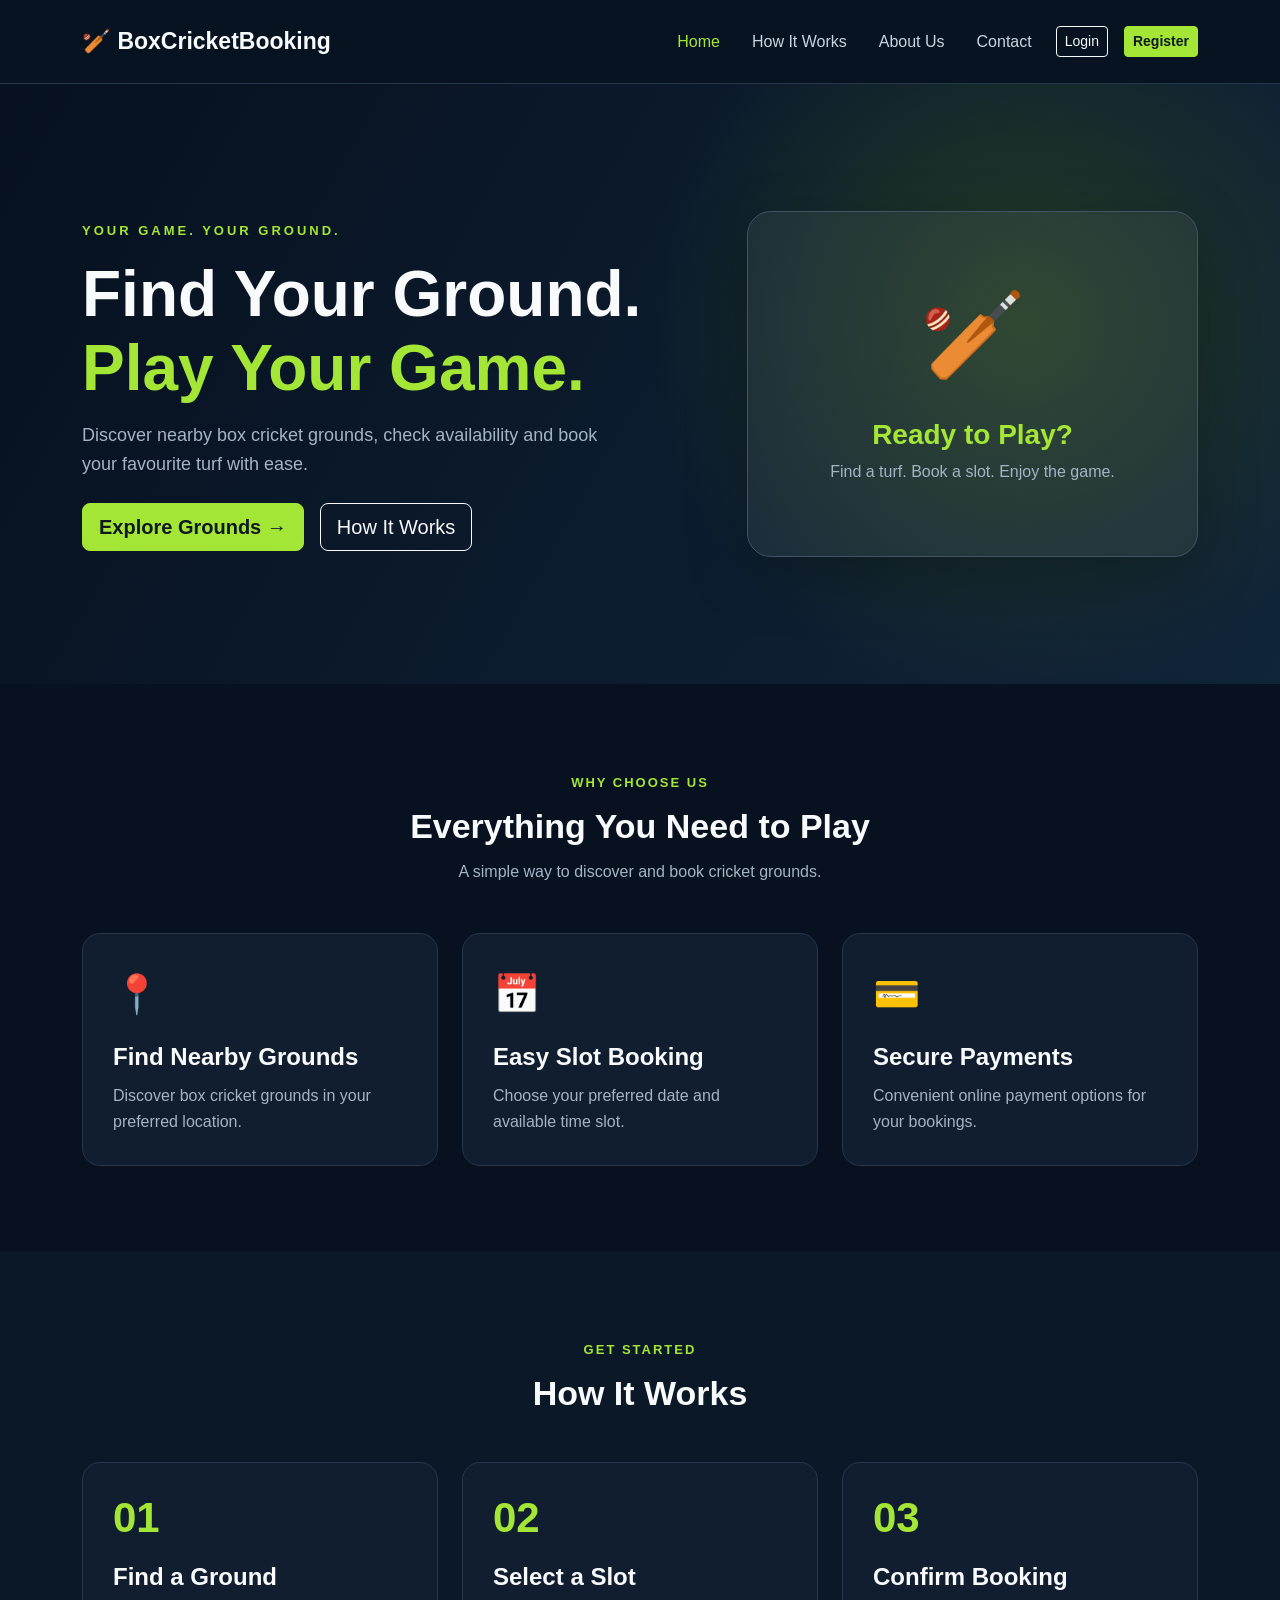
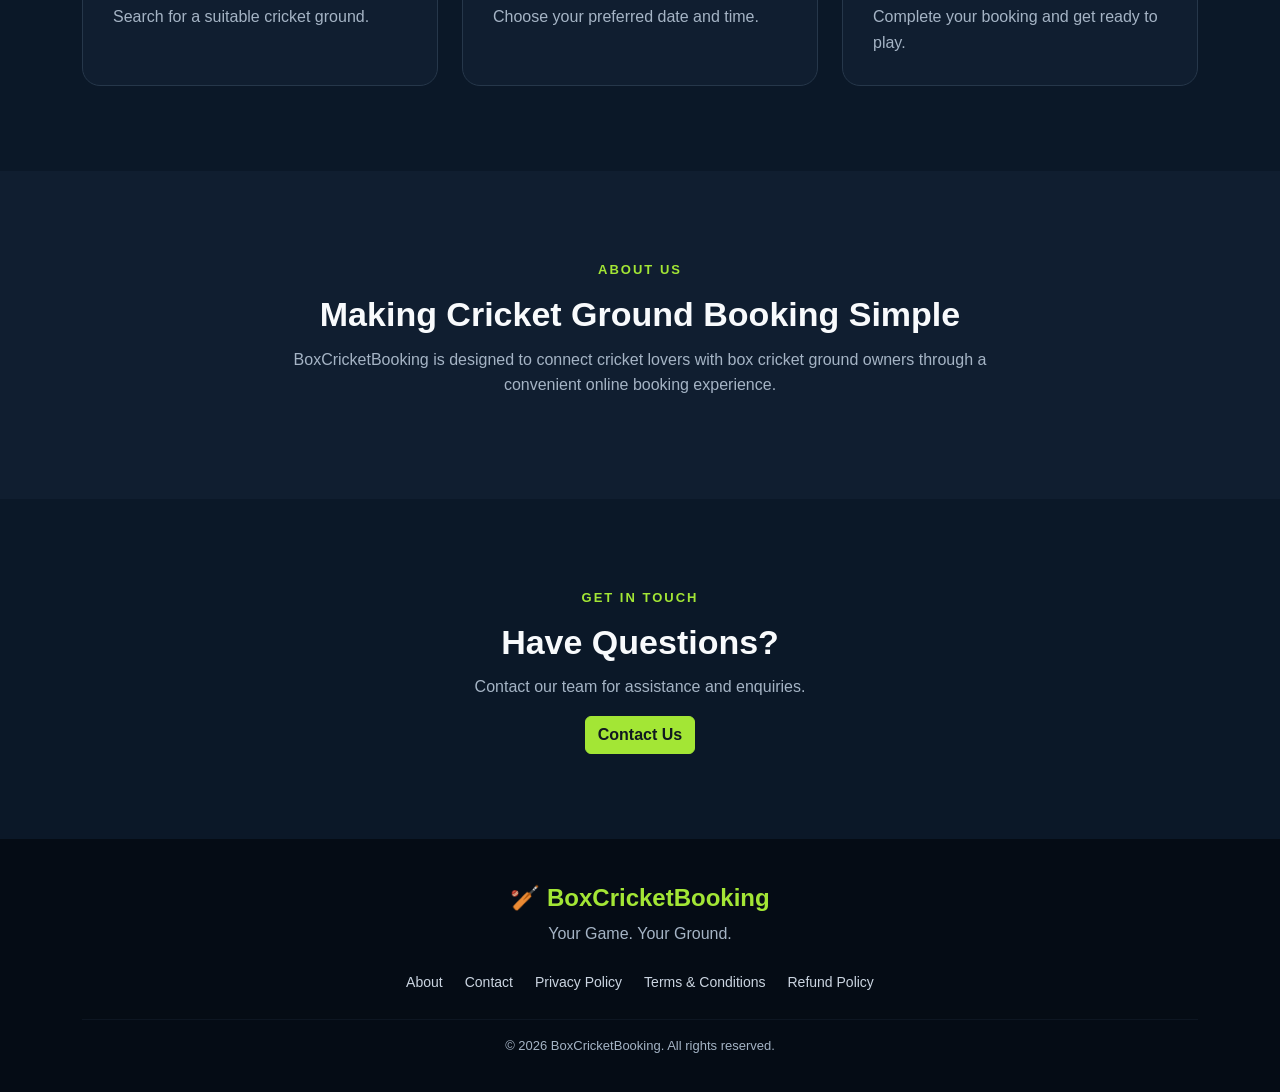
<file: index.html>
<!DOCTYPE html>
<html lang="en">
<head>
    <meta charset="UTF-8">
    <meta name="viewport" content="width=device-width, initial-scale=1.0">

    <!-- SEO Title -->
    <title>BoxCricketBooking | Book Box Cricket Grounds Online</title>

    <!-- SEO Meta Description -->
    <meta name="description"
        content="Discover box cricket grounds and explore booking options with BoxCricketBooking. Find grounds, check availability and plan your next cricket match.">

    <!-- SEO Keywords -->
    <meta name="keywords"
        content="Box Cricket Booking, Box Cricket Grounds, Cricket Ground Booking, Book Cricket Turf, Online Cricket Booking, Cricket Turf Near Me">

    <meta name="author" content="BoxCricketBooking">
    <meta name="robots" content="index, follow">

    <!-- Canonical URL -->
    <link rel="canonical"
        href="https://boxcricketbooking.androidappshub.com/">

    <!-- Open Graph / Facebook / WhatsApp -->
    <meta property="og:title"
        content="BoxCricketBooking | Book Box Cricket Grounds Online">

    <meta property="og:description"
        content="Discover box cricket grounds and explore booking options with BoxCricketBooking.">

    <meta property="og:url"
        content="https://boxcricketbooking.androidappshub.com/">

    <meta property="og:type" content="website">
    <meta property="og:site_name" content="BoxCricketBooking">
    <meta property="og:locale" content="en_IN">

    <!-- Twitter Card -->
    <meta name="twitter:card" content="summary">
    <meta name="twitter:title"
        content="BoxCricketBooking | Cricket Ground Booking">

    <meta name="twitter:description"
        content="Discover box cricket grounds and explore booking options online.">

    <!-- Theme Color -->
    <meta name="theme-color" content="#081321">

    <!-- Favicon -->
    <link rel="icon" href="favicon.ico" type="image/x-icon">

    <!-- Bootstrap CSS -->
    <link href="https://cdn.jsdelivr.net/npm/bootstrap@5.3.3/dist/css/bootstrap.min.css"
          rel="stylesheet">

    <!-- Custom CSS -->
    <link rel="stylesheet" href="css/style.css">

    <meta name="google-site-verification" content="K8a7MDwvZoEKo_xotC1yb9e1P0iovwoQfO5gbGRFB6I" />
</head>

<body>

    <!-- Navbar -->
    <nav class="navbar navbar-expand-lg navbar-dark">
        <div class="container">

            <a class="navbar-brand fw-bold" href="index.html">
                <span class="brand-icon">🏏</span>
                BoxCricketBooking
            </a>

            <button class="navbar-toggler" type="button"
                    data-bs-toggle="collapse"
                    data-bs-target="#mainNavbar">
                <span class="navbar-toggler-icon"></span>
            </button>

            <div class="collapse navbar-collapse" id="mainNavbar">

                <ul class="navbar-nav ms-auto align-items-lg-center gap-lg-3">
                    <li class="nav-item">
                        <a class="nav-link active" href="#home">Home</a>
                    </li>

                    <li class="nav-item">
                        <a class="nav-link" href="#how-it-works">How It Works</a>
                    </li>

                    <li class="nav-item">
                        <a class="nav-link" href="#about">About Us</a>
                    </li>

                    <li class="nav-item">
                        <a class="nav-link" href="#contact">Contact</a>
                    </li>

                    <li class="nav-item">
                        <a href="#" class="btn btn-outline-light btn-sm">
                            Login
                        </a>
                    </li>

                    <li class="nav-item">
                        <a href="#" class="btn btn-success btn-sm">
                            Register
                        </a>
                    </li>
                </ul>

            </div>
        </div>
    </nav>

    <!-- Hero Section -->
    <section class="hero-section" id="home">
        <div class="container">
            <div class="row align-items-center min-vh-75">

                <div class="col-lg-7">

                    <span class="hero-label">
                        YOUR GAME. YOUR GROUND.
                    </span>

                    <h1 class="hero-title mt-3">
                        Find Your Ground.
                        <span>Play Your Game.</span>
                    </h1>

                    <p class="hero-description mt-3">
                        Discover nearby box cricket grounds, check availability
                        and book your favourite turf with ease.
                    </p>

                    <div class="d-flex flex-wrap gap-3 mt-4">
                        <a href="#grounds" class="btn btn-success btn-lg">
                            Explore Grounds →
                        </a>

                        <a href="#how-it-works"
                           class="btn btn-outline-light btn-lg">
                            How It Works
                        </a>
                    </div>

                </div>

                <div class="col-lg-5 mt-5 mt-lg-0">
                    <div class="hero-card text-center">
                        <div class="cricket-icon">🏏</div>
                        <h3>Ready to Play?</h3>
                        <p>Find a turf. Book a slot. Enjoy the game.</p>
                    </div>
                </div>

            </div>
        </div>
    </section>

    <!-- Features Section -->
    <section class="features-section" id="grounds">
        <div class="container">

            <div class="section-heading text-center">
                <span>WHY CHOOSE US</span>
                <h2>Everything You Need to Play</h2>
                <p>A simple way to discover and book cricket grounds.</p>
            </div>

            <div class="row g-4 mt-4">

                <div class="col-md-4">
                    <div class="feature-card">
                        <div class="feature-icon">📍</div>
                        <h4>Find Nearby Grounds</h4>
                        <p>Discover box cricket grounds in your preferred location.</p>
                    </div>
                </div>

                <div class="col-md-4">
                    <div class="feature-card">
                        <div class="feature-icon">📅</div>
                        <h4>Easy Slot Booking</h4>
                        <p>Choose your preferred date and available time slot.</p>
                    </div>
                </div>

                <div class="col-md-4">
                    <div class="feature-card">
                        <div class="feature-icon">💳</div>
                        <h4>Secure Payments</h4>
                        <p>Convenient online payment options for your bookings.</p>
                    </div>
                </div>

            </div>
        </div>
    </section>

    <!-- How It Works -->
    <section class="how-section" id="how-it-works">
        <div class="container">

            <div class="section-heading text-center">
                <span>GET STARTED</span>
                <h2>How It Works</h2>
            </div>

            <div class="row g-4 mt-4">

                <div class="col-md-4">
                    <div class="step-card">
                        <h3>01</h3>
                        <h4>Find a Ground</h4>
                        <p>Search for a suitable cricket ground.</p>
                    </div>
                </div>

                <div class="col-md-4">
                    <div class="step-card">
                        <h3>02</h3>
                        <h4>Select a Slot</h4>
                        <p>Choose your preferred date and time.</p>
                    </div>
                </div>

                <div class="col-md-4">
                    <div class="step-card">
                        <h3>03</h3>
                        <h4>Confirm Booking</h4>
                        <p>Complete your booking and get ready to play.</p>
                    </div>
                </div>

            </div>
        </div>
    </section>

    <!-- About Section -->
    <section class="about-section" id="about">
        <div class="container text-center">
            <span>ABOUT US</span>
            <h2>Making Cricket Ground Booking Simple</h2>
            <p>
                BoxCricketBooking is designed to connect cricket lovers
                with box cricket ground owners through a convenient
                online booking experience.
            </p>
        </div>
    </section>

    <!-- Contact Section -->
    <section class="contact-section" id="contact">
        <div class="container text-center">
            <span>GET IN TOUCH</span>
            <h2>Have Questions?</h2>
            <p>Contact our team for assistance and enquiries.</p>
            <a href="mailto:androidappshub2026@gmail.com"
               class="btn btn-success">
                Contact Us
            </a>
        </div>
    </section>

    <!-- Footer -->
    <footer class="footer">
        <div class="container text-center">

            <h4>🏏 BoxCricketBooking</h4>

            <p>Your Game. Your Ground.</p>

            <div class="footer-links">
                <a href="#about">About</a>
                <a href="#contact">Contact</a>
                <a href="privacy-policy.html">Privacy Policy</a>
                <a href="terms.html">Terms & Conditions</a>
                <a href="refund-policy.html">Refund Policy</a>
            </div>

            <hr>

            <p class="copyright">
                © <span id="currentYear"></span> BoxCricketBooking.
                All rights reserved.
            </p>

        </div>
    </footer>

    <!-- Bootstrap JS -->
    <script src="https://cdn.jsdelivr.net/npm/bootstrap@5.3.3/dist/js/bootstrap.bundle.min.js">
    </script>

    <!-- Custom JS -->
    <script src="js/script.js"></script>

</body>
</html>
</file>
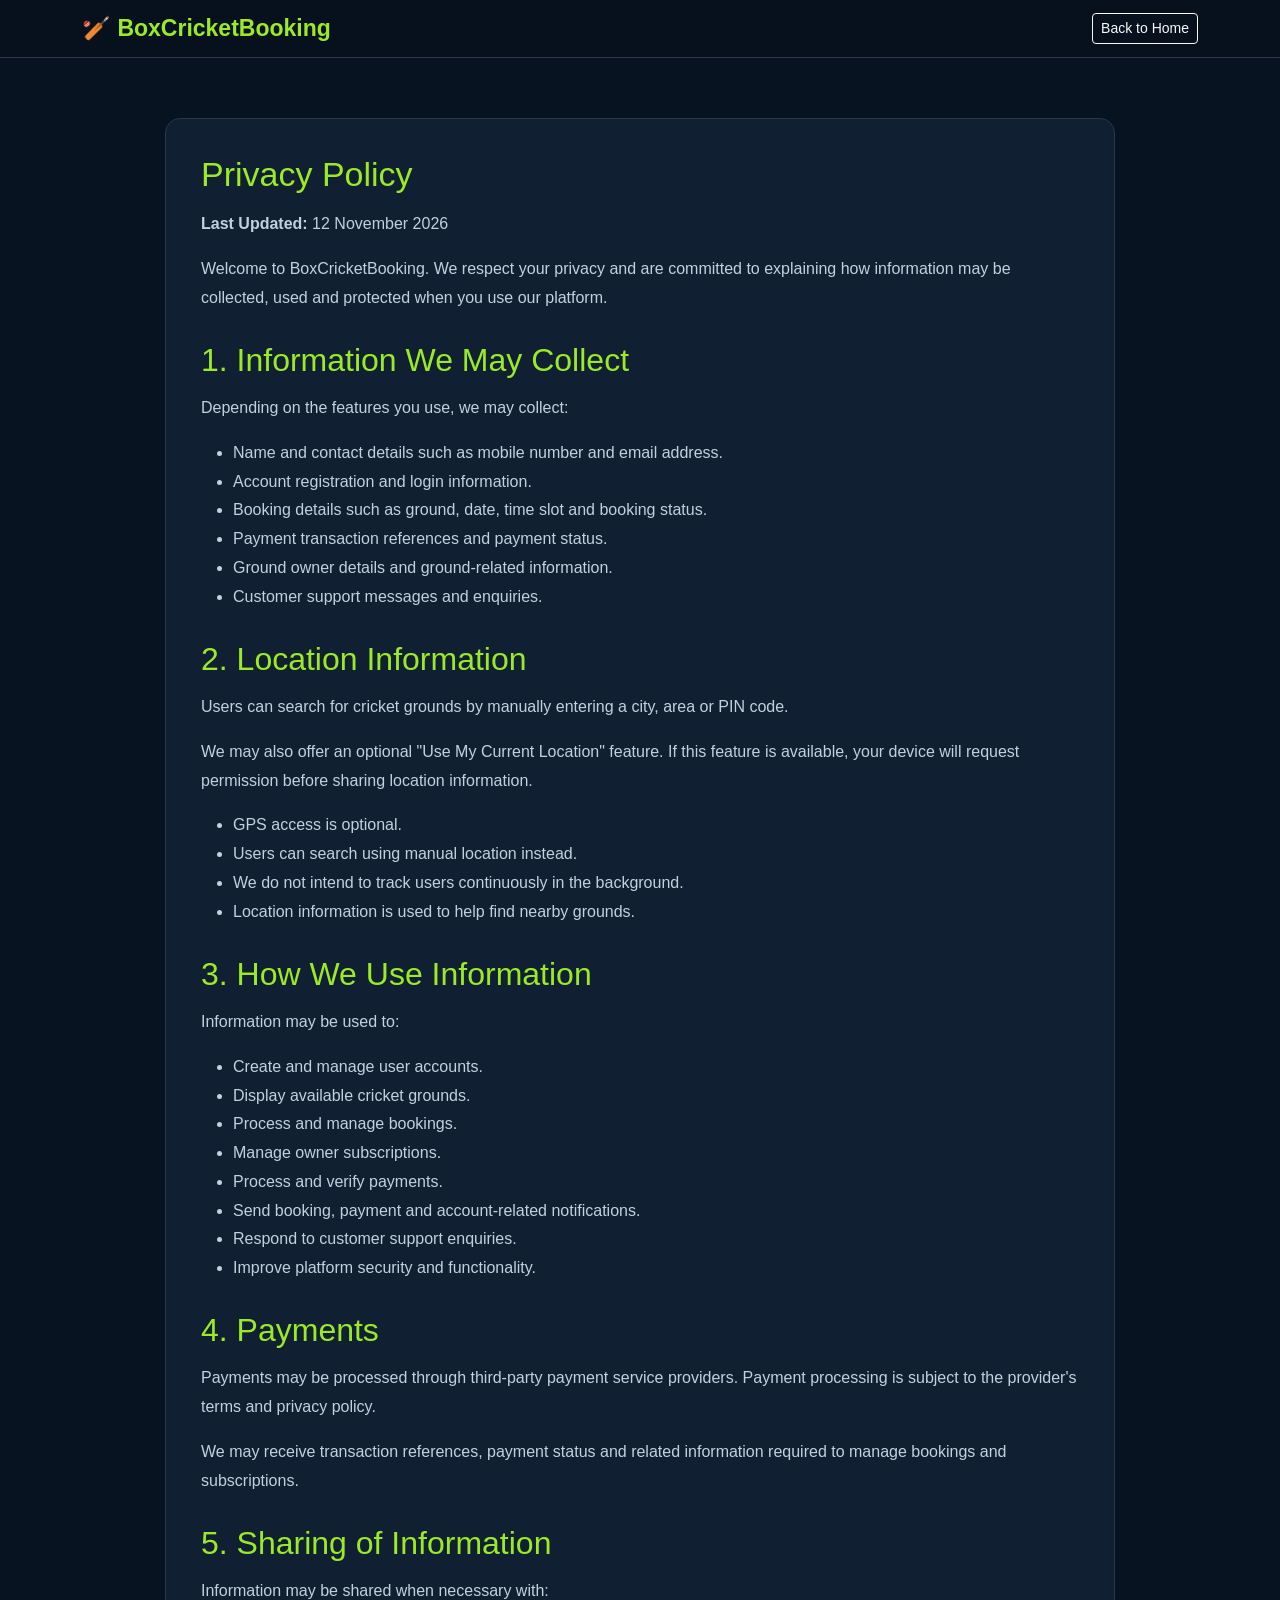
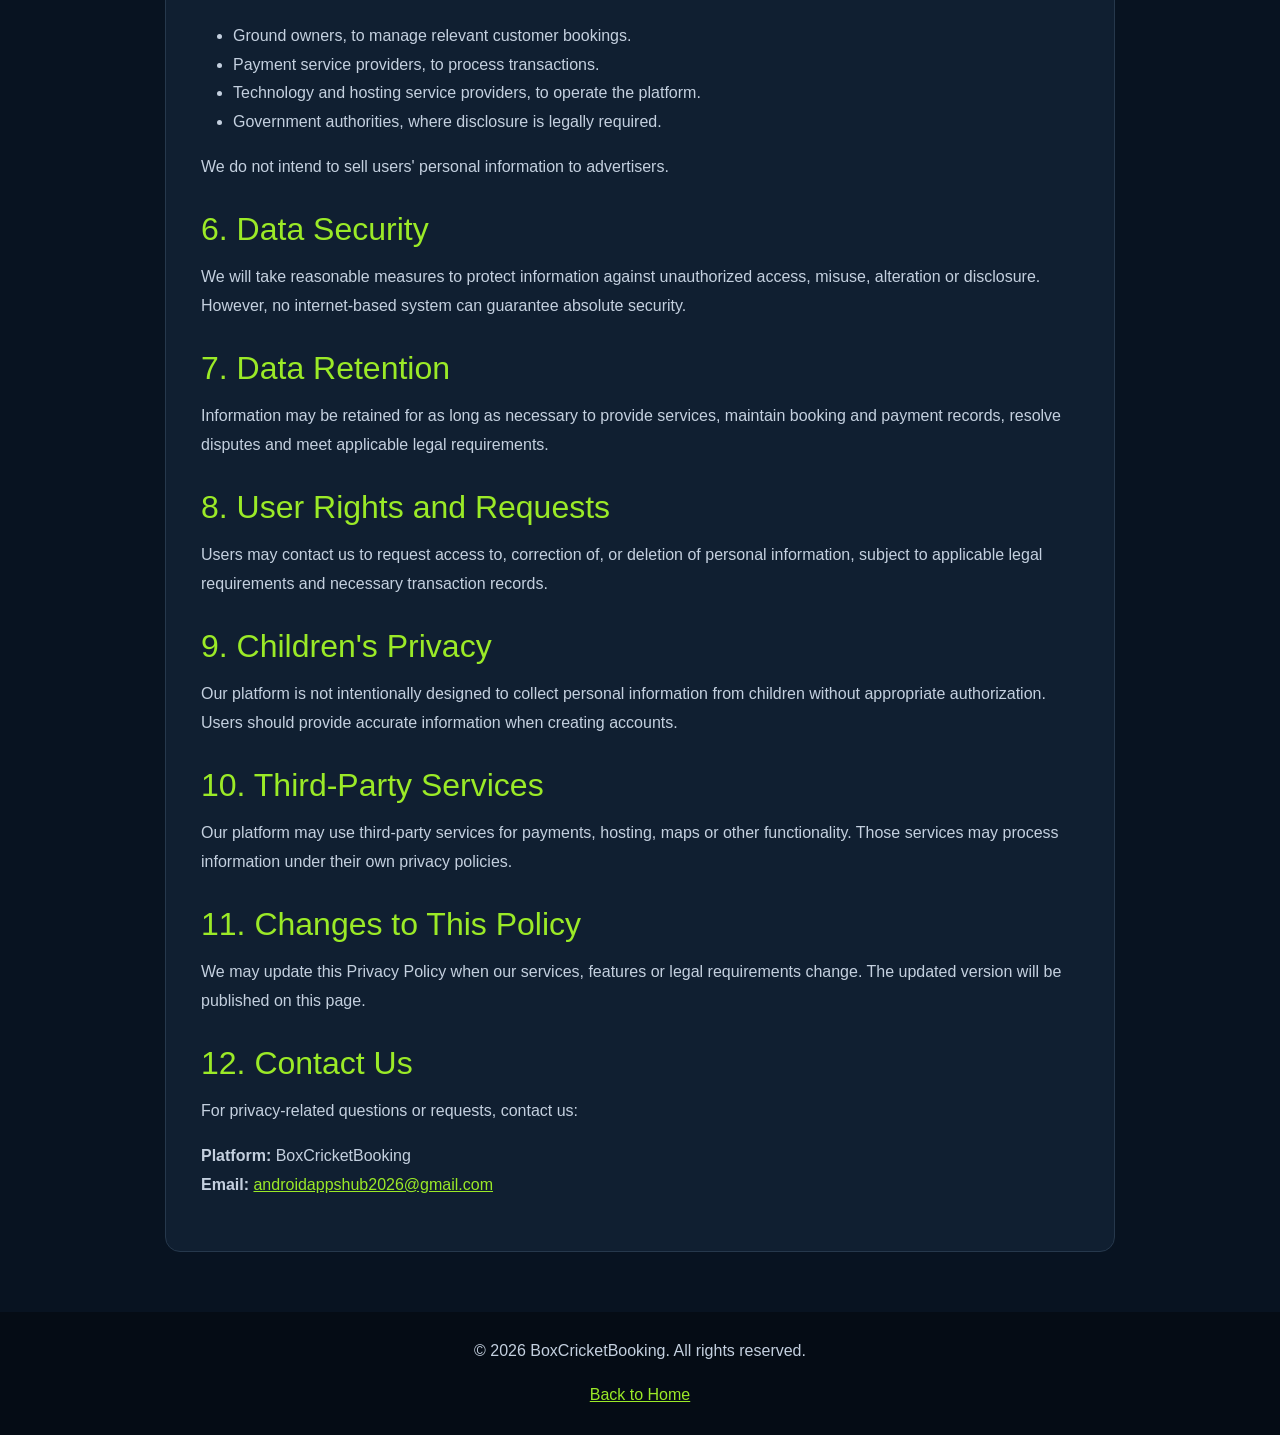
<file: privacy-policy.html>
<!DOCTYPE html>
<html lang="en">
<head>
    <meta charset="UTF-8">
    <meta name="viewport" content="width=device-width, initial-scale=1.0">
    <title>Privacy Policy | BoxCricketBooking</title>
    <meta name="description" content="Privacy Policy for BoxCricketBooking users and ground owners.">

    <link href="https://cdn.jsdelivr.net/npm/bootstrap@5.3.3/dist/css/bootstrap.min.css" rel="stylesheet">

    <style>
        body {
            background: #081321;
            color: #e8eef7;
            font-family: Arial, sans-serif;
            line-height: 1.8;
        }

        .navbar {
            background: #07101d;
            border-bottom: 1px solid #26384c;
        }

        .brand {
            color: #9bea27;
            font-size: 23px;
            font-weight: bold;
            text-decoration: none;
        }

        .policy-container {
            max-width: 950px;
            margin: 60px auto;
            padding: 35px;
            background: #101f31;
            border: 1px solid #26384c;
            border-radius: 15px;
        }

        h1, h2 {
            color: #9bea27;
            margin-top: 28px;
            margin-bottom: 15px;
        }

        h1 {
            margin-top: 0;
            font-size: 34px;
        }

        p, li {
            color: #c4d0df;
        }

        a {
            color: #9bea27;
        }

        .footer {
            background: #050c15;
            padding: 25px;
            text-align: center;
            color: #aebdd0;
        }

        @media(max-width: 576px) {
            .policy-container {
                margin: 25px 12px;
                padding: 22px;
            }

            h1 {
                font-size: 27px;
            }
        }
    </style>
</head>

<body>

<nav class="navbar navbar-dark">
    <div class="container">
        <a class="brand" href="index.html">🏏 BoxCricketBooking</a>
        <a href="index.html" class="btn btn-outline-light btn-sm">
            Back to Home
        </a>
    </div>
</nav>

<main class="container">

    <div class="policy-container">

        <h1>Privacy Policy</h1>

        <p>
            <strong>Last Updated:</strong> 12 November 2026
        </p>

        <p>
            Welcome to BoxCricketBooking. We respect your privacy and
            are committed to explaining how information may be collected,
            used and protected when you use our platform.
        </p>

        <h2>1. Information We May Collect</h2>

        <p>Depending on the features you use, we may collect:</p>

        <ul>
            <li>Name and contact details such as mobile number and email address.</li>
            <li>Account registration and login information.</li>
            <li>Booking details such as ground, date, time slot and booking status.</li>
            <li>Payment transaction references and payment status.</li>
            <li>Ground owner details and ground-related information.</li>
            <li>Customer support messages and enquiries.</li>
        </ul>

        <h2>2. Location Information</h2>

        <p>
            Users can search for cricket grounds by manually entering
            a city, area or PIN code.
        </p>

        <p>
            We may also offer an optional "Use My Current Location"
            feature. If this feature is available, your device will
            request permission before sharing location information.
        </p>

        <ul>
            <li>GPS access is optional.</li>
            <li>Users can search using manual location instead.</li>
            <li>We do not intend to track users continuously in the background.</li>
            <li>Location information is used to help find nearby grounds.</li>
        </ul>

        <h2>3. How We Use Information</h2>

        <p>Information may be used to:</p>

        <ul>
            <li>Create and manage user accounts.</li>
            <li>Display available cricket grounds.</li>
            <li>Process and manage bookings.</li>
            <li>Manage owner subscriptions.</li>
            <li>Process and verify payments.</li>
            <li>Send booking, payment and account-related notifications.</li>
            <li>Respond to customer support enquiries.</li>
            <li>Improve platform security and functionality.</li>
        </ul>

        <h2>4. Payments</h2>

        <p>
            Payments may be processed through third-party payment
            service providers. Payment processing is subject to the
            provider's terms and privacy policy.
        </p>

        <p>
            We may receive transaction references, payment status
            and related information required to manage bookings
            and subscriptions.
        </p>

        <h2>5. Sharing of Information</h2>

        <p>
            Information may be shared when necessary with:
        </p>

        <ul>
            <li>Ground owners, to manage relevant customer bookings.</li>
            <li>Payment service providers, to process transactions.</li>
            <li>Technology and hosting service providers, to operate the platform.</li>
            <li>Government authorities, where disclosure is legally required.</li>
        </ul>

        <p>
            We do not intend to sell users' personal information
            to advertisers.
        </p>

        <h2>6. Data Security</h2>

        <p>
            We will take reasonable measures to protect information
            against unauthorized access, misuse, alteration or disclosure.
            However, no internet-based system can guarantee absolute security.
        </p>

        <h2>7. Data Retention</h2>

        <p>
            Information may be retained for as long as necessary to
            provide services, maintain booking and payment records,
            resolve disputes and meet applicable legal requirements.
        </p>

        <h2>8. User Rights and Requests</h2>

        <p>
            Users may contact us to request access to, correction of,
            or deletion of personal information, subject to applicable
            legal requirements and necessary transaction records.
        </p>

        <h2>9. Children's Privacy</h2>

        <p>
            Our platform is not intentionally designed to collect
            personal information from children without appropriate
            authorization. Users should provide accurate information
            when creating accounts.
        </p>

        <h2>10. Third-Party Services</h2>

        <p>
            Our platform may use third-party services for payments,
            hosting, maps or other functionality. Those services
            may process information under their own privacy policies.
        </p>

        <h2>11. Changes to This Policy</h2>

        <p>
            We may update this Privacy Policy when our services,
            features or legal requirements change. The updated
            version will be published on this page.
        </p>

        <h2>12. Contact Us</h2>

        <p>
            For privacy-related questions or requests, contact us:
        </p>

        <p>
            <strong>Platform:</strong> BoxCricketBooking<br>
            <strong>Email:</strong>
            <a href="mailto:androidappshub2026@gmail.com">
                androidappshub2026@gmail.com
            </a>
        </p>

    </div>

</main>

<footer class="footer">
    <p>© 2026 BoxCricketBooking. All rights reserved.</p>
    <a href="index.html">Back to Home</a>
</footer>

</body>
</html>
</file>
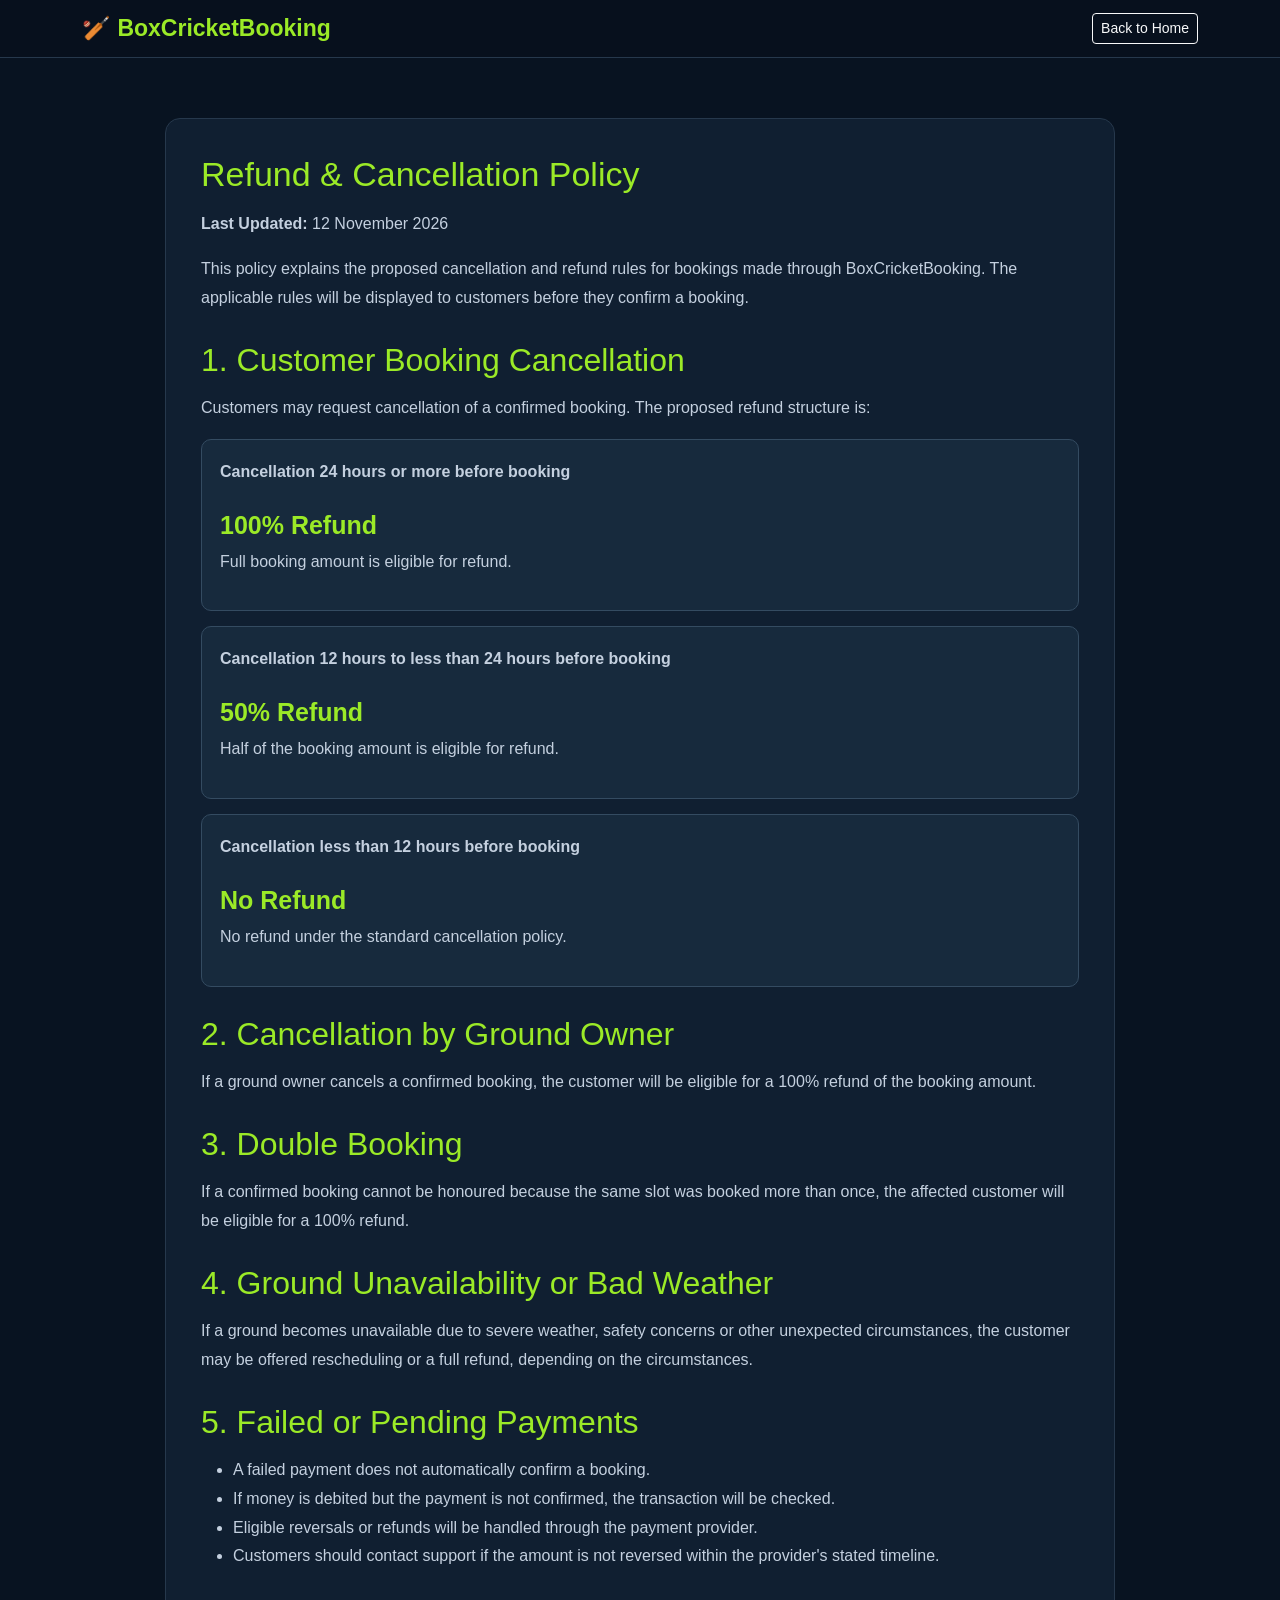
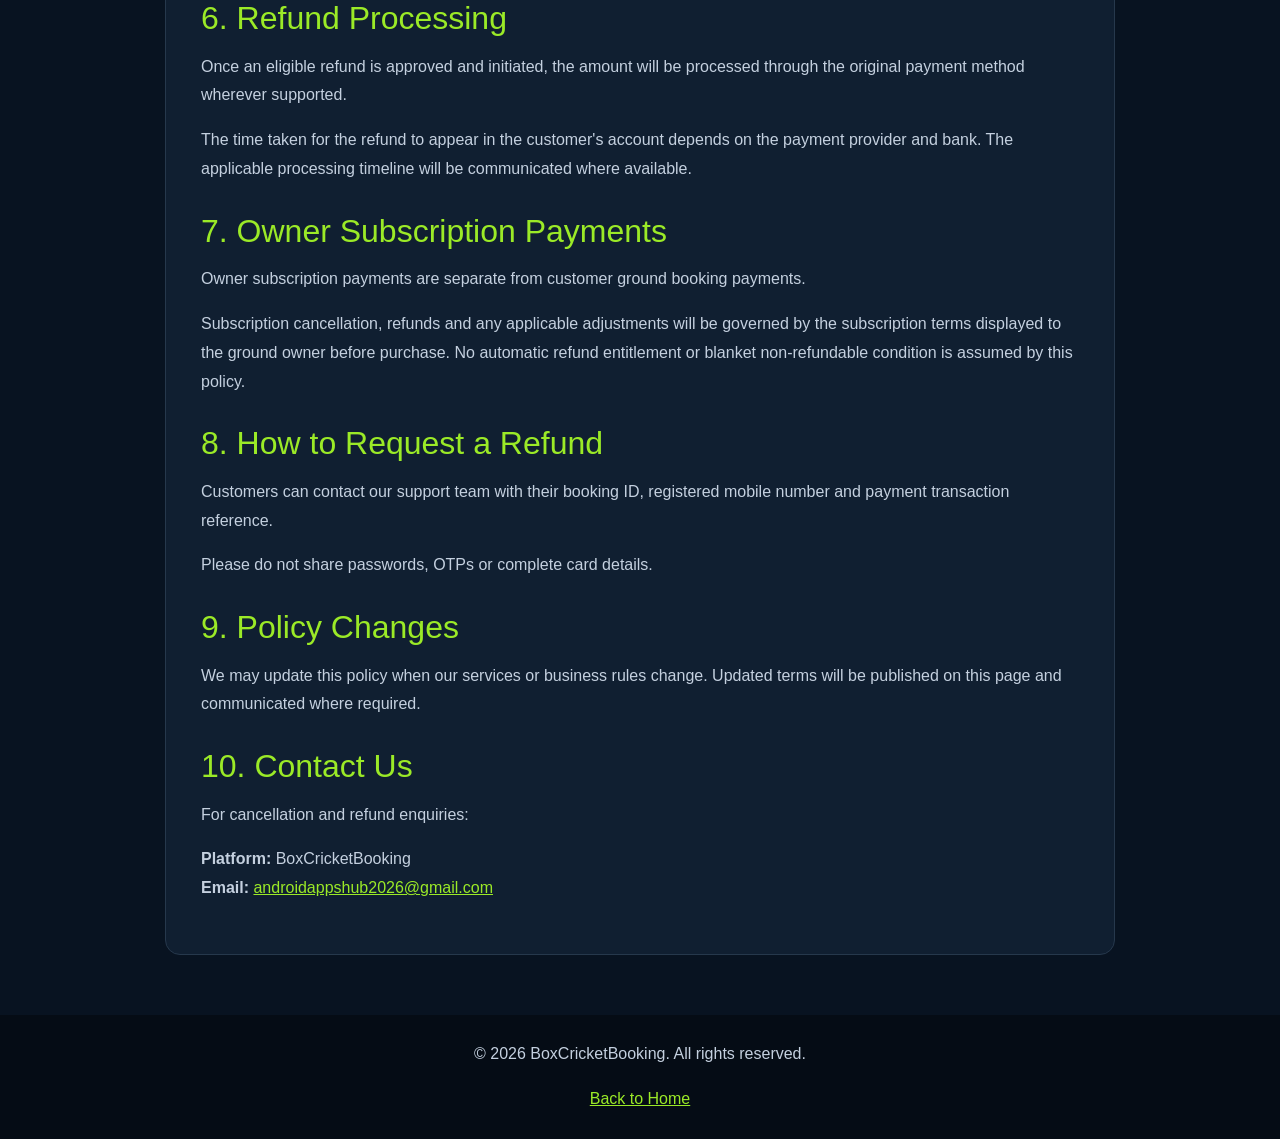
<file: refund-policy.html>
<!DOCTYPE html>
<html lang="en">
<head>
    <meta charset="UTF-8">
    <meta name="viewport" content="width=device-width, initial-scale=1.0">
    <title>Refund & Cancellation Policy | BoxCricketBooking</title>
    <meta name="description" content="Booking cancellation and refund policy for BoxCricketBooking.">

    <link href="https://cdn.jsdelivr.net/npm/bootstrap@5.3.3/dist/css/bootstrap.min.css" rel="stylesheet">

    <style>
        body {
            background: #081321;
            color: #e8eef7;
            font-family: Arial, sans-serif;
            line-height: 1.8;
        }

        .navbar {
            background: #07101d;
            border-bottom: 1px solid #26384c;
        }

        .brand {
            color: #9bea27;
            font-size: 23px;
            font-weight: bold;
            text-decoration: none;
        }

        .policy-container {
            max-width: 950px;
            margin: 60px auto;
            padding: 35px;
            background: #101f31;
            border: 1px solid #26384c;
            border-radius: 15px;
        }

        h1, h2 {
            color: #9bea27;
            margin-top: 28px;
            margin-bottom: 15px;
        }

        h1 {
            margin-top: 0;
            font-size: 34px;
        }

        p, li {
            color: #c4d0df;
        }

        a {
            color: #9bea27;
        }

        .refund-box {
            background: #172a3d;
            border: 1px solid #344b61;
            border-radius: 10px;
            padding: 18px;
            margin: 15px 0;
        }

        .refund-percent {
            color: #9bea27;
            font-size: 25px;
            font-weight: bold;
        }

        .footer {
            background: #050c15;
            padding: 25px;
            text-align: center;
            color: #aebdd0;
        }

        @media(max-width: 576px) {
            .policy-container {
                margin: 25px 12px;
                padding: 22px;
            }

            h1 {
                font-size: 27px;
            }
        }
    </style>
</head>

<body>

<nav class="navbar navbar-dark">
    <div class="container">
        <a class="brand" href="index.html">🏏 BoxCricketBooking</a>
        <a href="index.html" class="btn btn-outline-light btn-sm">
            Back to Home
        </a>
    </div>
</nav>

<main class="container">
    <div class="policy-container">

        <h1>Refund & Cancellation Policy</h1>

        <p><strong>Last Updated:</strong> 12 November 2026</p>

        <p>
            This policy explains the proposed cancellation and refund
            rules for bookings made through BoxCricketBooking.
            The applicable rules will be displayed to customers
            before they confirm a booking.
        </p>

        <h2>1. Customer Booking Cancellation</h2>

        <p>
            Customers may request cancellation of a confirmed booking.
            The proposed refund structure is:
        </p>

        <div class="refund-box">
            <p><strong>Cancellation 24 hours or more before booking</strong></p>
            <div class="refund-percent">100% Refund</div>
            <p>Full booking amount is eligible for refund.</p>
        </div>

        <div class="refund-box">
            <p><strong>Cancellation 12 hours to less than 24 hours before booking</strong></p>
            <div class="refund-percent">50% Refund</div>
            <p>Half of the booking amount is eligible for refund.</p>
        </div>

        <div class="refund-box">
            <p><strong>Cancellation less than 12 hours before booking</strong></p>
            <div class="refund-percent">No Refund</div>
            <p>No refund under the standard cancellation policy.</p>
        </div>

        <h2>2. Cancellation by Ground Owner</h2>

        <p>
            If a ground owner cancels a confirmed booking,
            the customer will be eligible for a 100% refund
            of the booking amount.
        </p>

        <h2>3. Double Booking</h2>

        <p>
            If a confirmed booking cannot be honoured because
            the same slot was booked more than once, the affected
            customer will be eligible for a 100% refund.
        </p>

        <h2>4. Ground Unavailability or Bad Weather</h2>

        <p>
            If a ground becomes unavailable due to severe weather,
            safety concerns or other unexpected circumstances,
            the customer may be offered rescheduling or a full refund,
            depending on the circumstances.
        </p>

        <h2>5. Failed or Pending Payments</h2>

        <ul>
            <li>A failed payment does not automatically confirm a booking.</li>
            <li>If money is debited but the payment is not confirmed, the transaction will be checked.</li>
            <li>Eligible reversals or refunds will be handled through the payment provider.</li>
            <li>Customers should contact support if the amount is not reversed within the provider's stated timeline.</li>
        </ul>

        <h2>6. Refund Processing</h2>

        <p>
            Once an eligible refund is approved and initiated,
            the amount will be processed through the original
            payment method wherever supported.
        </p>

        <p>
            The time taken for the refund to appear in the customer's
            account depends on the payment provider and bank.
            The applicable processing timeline will be communicated
            where available.
        </p>

        <h2>7. Owner Subscription Payments</h2>

        <p>
            Owner subscription payments are separate from customer
            ground booking payments.
        </p>

        <p>
            Subscription cancellation, refunds and any applicable
            adjustments will be governed by the subscription terms
            displayed to the ground owner before purchase.
            No automatic refund entitlement or blanket
            non-refundable condition is assumed by this policy.
        </p>

        <h2>8. How to Request a Refund</h2>

        <p>
            Customers can contact our support team with their
            booking ID, registered mobile number and payment
            transaction reference.
        </p>

        <p>
            Please do not share passwords, OTPs or complete
            card details.
        </p>

        <h2>9. Policy Changes</h2>

        <p>
            We may update this policy when our services or
            business rules change. Updated terms will be published
            on this page and communicated where required.
        </p>

        <h2>10. Contact Us</h2>

        <p>
            For cancellation and refund enquiries:
        </p>

        <p>
            <strong>Platform:</strong> BoxCricketBooking<br>
            <strong>Email:</strong>
            <a href="mailto:androidappshub2026@gmail.com">
                androidappshub2026@gmail.com
            </a>
        </p>

    </div>
</main>

<footer class="footer">
    <p>© 2026 BoxCricketBooking. All rights reserved.</p>
    <a href="index.html">Back to Home</a>
</footer>

</body>
</html>
</file>
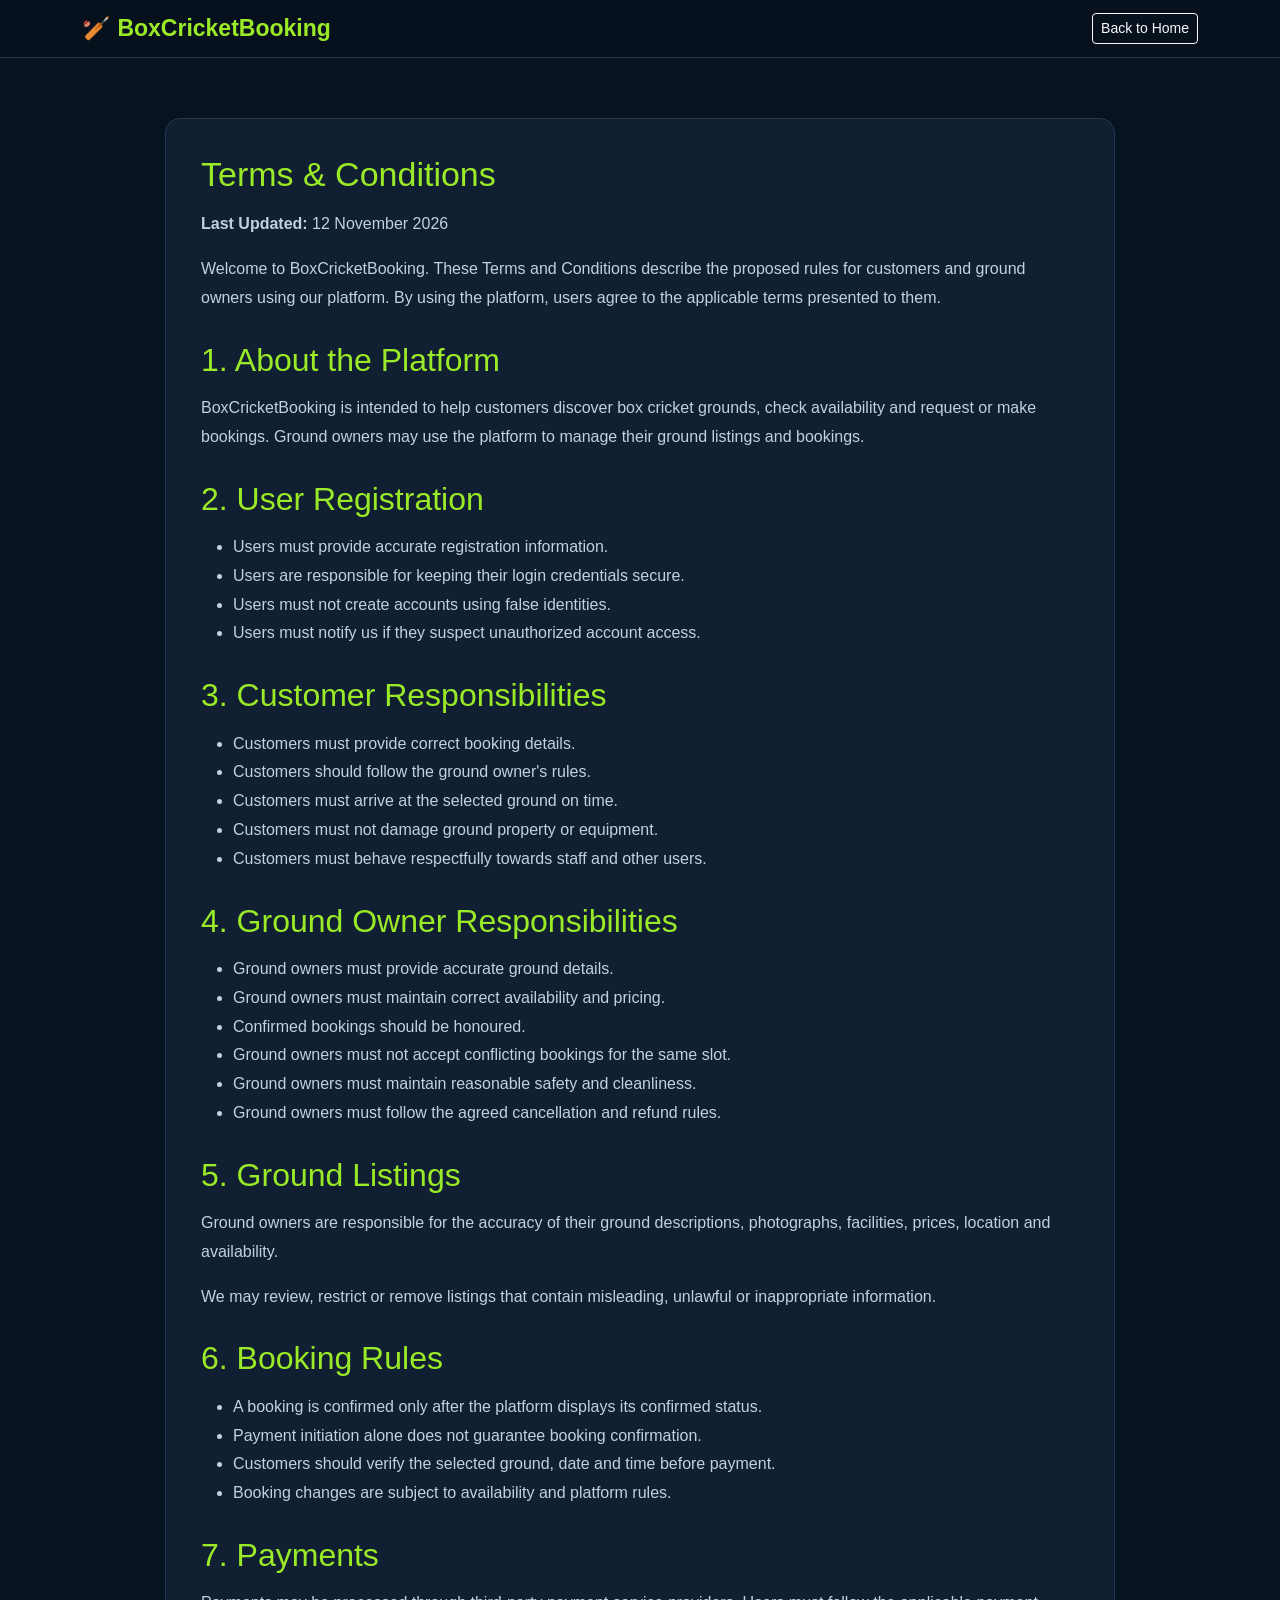
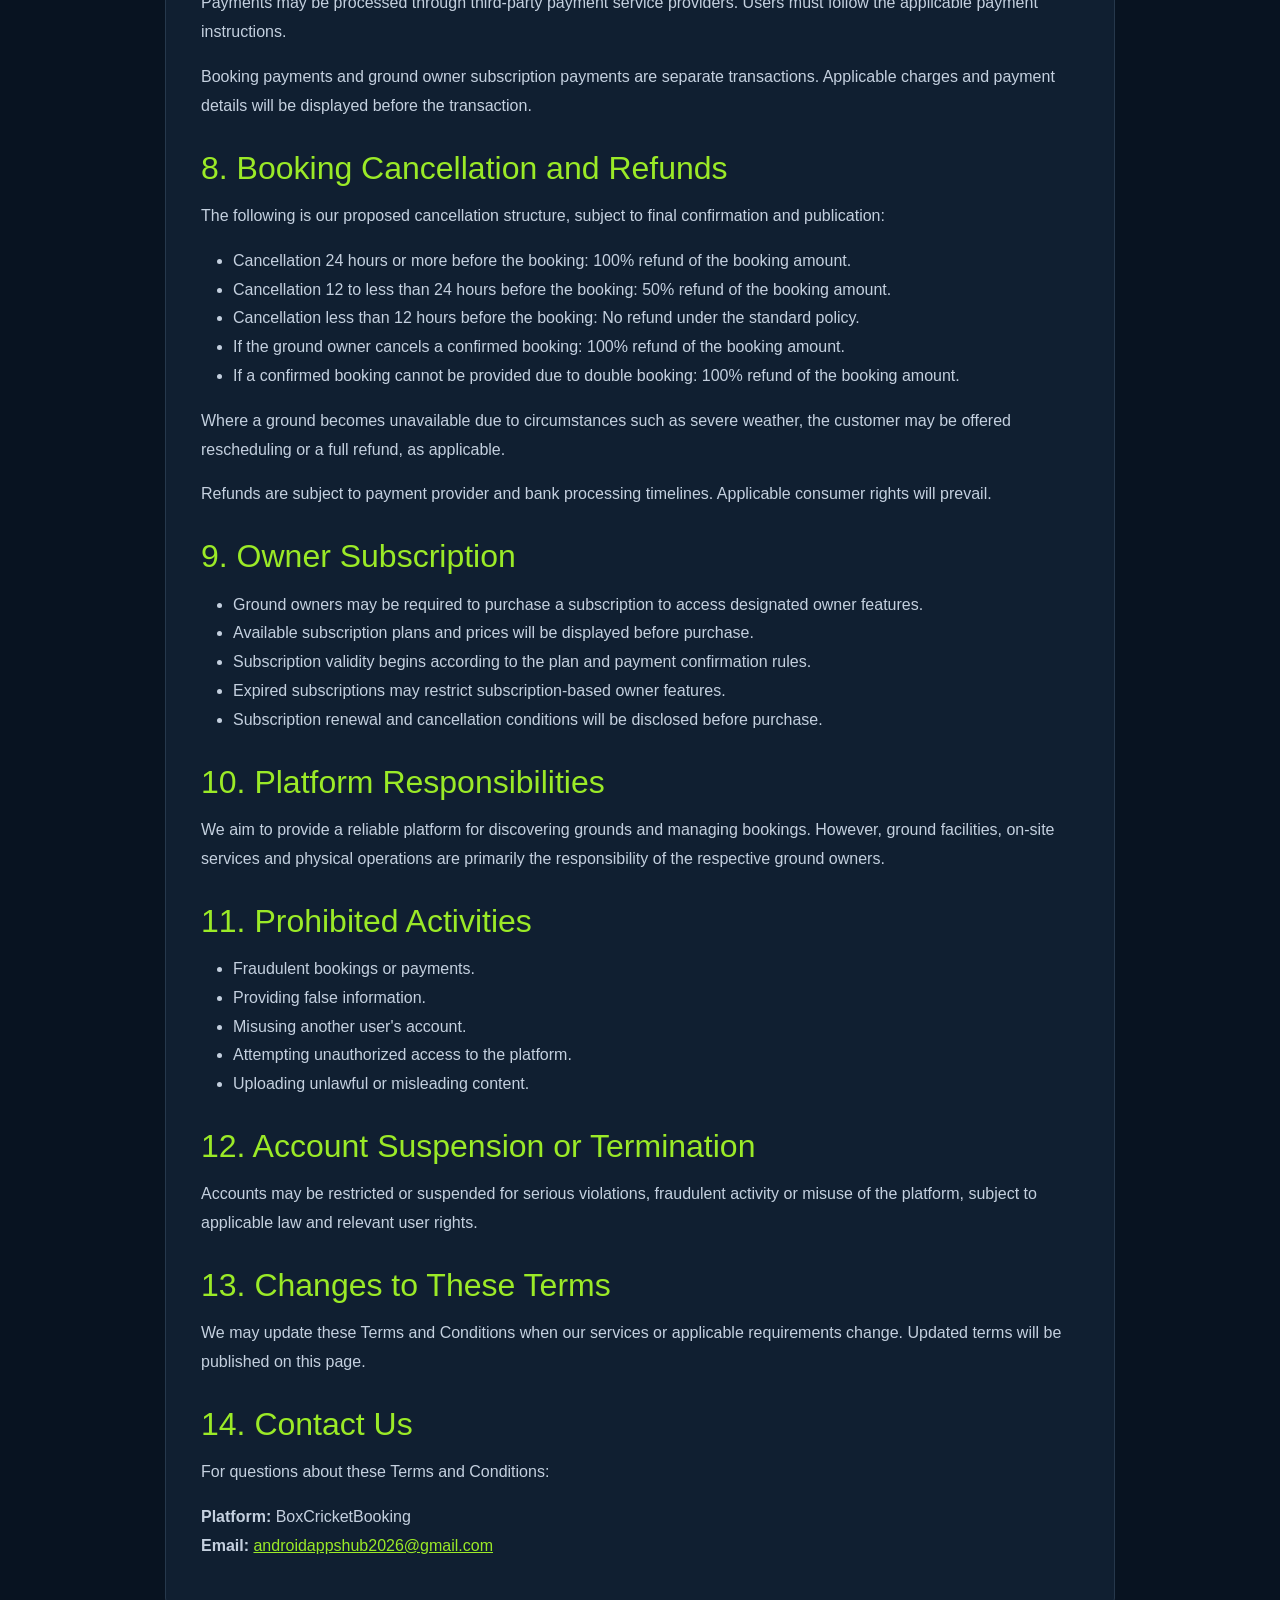
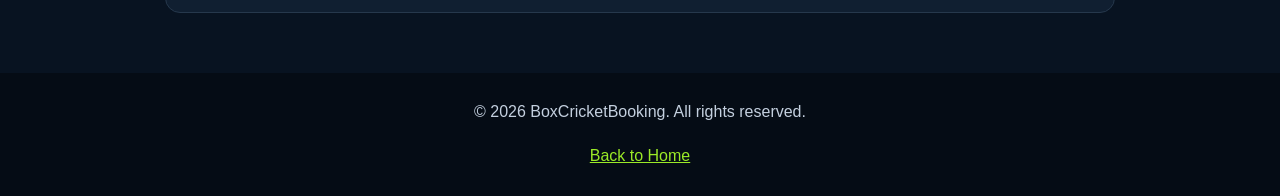
<file: terms.html>
<!DOCTYPE html>
<html lang="en">
<head>
    <meta charset="UTF-8">
    <meta name="viewport" content="width=device-width, initial-scale=1.0">
    <title>Terms & Conditions | BoxCricketBooking</title>
    <meta name="description" content="Terms and Conditions for using BoxCricketBooking.">

    <link href="https://cdn.jsdelivr.net/npm/bootstrap@5.3.3/dist/css/bootstrap.min.css" rel="stylesheet">

    <style>
        body {
            background: #081321;
            color: #e8eef7;
            font-family: Arial, sans-serif;
            line-height: 1.8;
        }

        .navbar {
            background: #07101d;
            border-bottom: 1px solid #26384c;
        }

        .brand {
            color: #9bea27;
            font-size: 23px;
            font-weight: bold;
            text-decoration: none;
        }

        .policy-container {
            max-width: 950px;
            margin: 60px auto;
            padding: 35px;
            background: #101f31;
            border: 1px solid #26384c;
            border-radius: 15px;
        }

        h1, h2 {
            color: #9bea27;
            margin-top: 28px;
            margin-bottom: 15px;
        }

        h1 {
            margin-top: 0;
            font-size: 34px;
        }

        p, li {
            color: #c4d0df;
        }

        a {
            color: #9bea27;
        }

        .footer {
            background: #050c15;
            padding: 25px;
            text-align: center;
            color: #aebdd0;
        }

        @media(max-width: 576px) {
            .policy-container {
                margin: 25px 12px;
                padding: 22px;
            }

            h1 {
                font-size: 27px;
            }
        }
    </style>
</head>

<body>

<nav class="navbar navbar-dark">
    <div class="container">
        <a class="brand" href="index.html">🏏 BoxCricketBooking</a>
        <a href="index.html" class="btn btn-outline-light btn-sm">
            Back to Home
        </a>
    </div>
</nav>

<main class="container">
    <div class="policy-container">

        <h1>Terms & Conditions</h1>

        <p><strong>Last Updated:</strong> 12 November 2026</p>

        <p>
            Welcome to BoxCricketBooking. These Terms and Conditions
            describe the proposed rules for customers and ground owners
            using our platform. By using the platform, users agree to
            the applicable terms presented to them.
        </p>

        <h2>1. About the Platform</h2>

        <p>
            BoxCricketBooking is intended to help customers discover
            box cricket grounds, check availability and request or
            make bookings. Ground owners may use the platform to
            manage their ground listings and bookings.
        </p>

        <h2>2. User Registration</h2>

        <ul>
            <li>Users must provide accurate registration information.</li>
            <li>Users are responsible for keeping their login credentials secure.</li>
            <li>Users must not create accounts using false identities.</li>
            <li>Users must notify us if they suspect unauthorized account access.</li>
        </ul>

        <h2>3. Customer Responsibilities</h2>

        <ul>
            <li>Customers must provide correct booking details.</li>
            <li>Customers should follow the ground owner's rules.</li>
            <li>Customers must arrive at the selected ground on time.</li>
            <li>Customers must not damage ground property or equipment.</li>
            <li>Customers must behave respectfully towards staff and other users.</li>
        </ul>

        <h2>4. Ground Owner Responsibilities</h2>

        <ul>
            <li>Ground owners must provide accurate ground details.</li>
            <li>Ground owners must maintain correct availability and pricing.</li>
            <li>Confirmed bookings should be honoured.</li>
            <li>Ground owners must not accept conflicting bookings for the same slot.</li>
            <li>Ground owners must maintain reasonable safety and cleanliness.</li>
            <li>Ground owners must follow the agreed cancellation and refund rules.</li>
        </ul>

        <h2>5. Ground Listings</h2>

        <p>
            Ground owners are responsible for the accuracy of their
            ground descriptions, photographs, facilities, prices,
            location and availability.
        </p>

        <p>
            We may review, restrict or remove listings that contain
            misleading, unlawful or inappropriate information.
        </p>

        <h2>6. Booking Rules</h2>

        <ul>
            <li>A booking is confirmed only after the platform displays its confirmed status.</li>
            <li>Payment initiation alone does not guarantee booking confirmation.</li>
            <li>Customers should verify the selected ground, date and time before payment.</li>
            <li>Booking changes are subject to availability and platform rules.</li>
        </ul>

        <h2>7. Payments</h2>

        <p>
            Payments may be processed through third-party payment
            service providers. Users must follow the applicable
            payment instructions.
        </p>

        <p>
            Booking payments and ground owner subscription payments
            are separate transactions. Applicable charges and payment
            details will be displayed before the transaction.
        </p>

        <h2>8. Booking Cancellation and Refunds</h2>

        <p>
            The following is our proposed cancellation structure,
            subject to final confirmation and publication:
        </p>

        <ul>
            <li>Cancellation 24 hours or more before the booking: 100% refund of the booking amount.</li>
            <li>Cancellation 12 to less than 24 hours before the booking: 50% refund of the booking amount.</li>
            <li>Cancellation less than 12 hours before the booking: No refund under the standard policy.</li>
            <li>If the ground owner cancels a confirmed booking: 100% refund of the booking amount.</li>
            <li>If a confirmed booking cannot be provided due to double booking: 100% refund of the booking amount.</li>
        </ul>

        <p>
            Where a ground becomes unavailable due to circumstances
            such as severe weather, the customer may be offered
            rescheduling or a full refund, as applicable.
        </p>

        <p>
            Refunds are subject to payment provider and bank processing
            timelines. Applicable consumer rights will prevail.
        </p>

        <h2>9. Owner Subscription</h2>

        <ul>
            <li>Ground owners may be required to purchase a subscription to access designated owner features.</li>
            <li>Available subscription plans and prices will be displayed before purchase.</li>
            <li>Subscription validity begins according to the plan and payment confirmation rules.</li>
            <li>Expired subscriptions may restrict subscription-based owner features.</li>
            <li>Subscription renewal and cancellation conditions will be disclosed before purchase.</li>
        </ul>

        <h2>10. Platform Responsibilities</h2>

        <p>
            We aim to provide a reliable platform for discovering
            grounds and managing bookings. However, ground facilities,
            on-site services and physical operations are primarily
            the responsibility of the respective ground owners.
        </p>

        <h2>11. Prohibited Activities</h2>

        <ul>
            <li>Fraudulent bookings or payments.</li>
            <li>Providing false information.</li>
            <li>Misusing another user's account.</li>
            <li>Attempting unauthorized access to the platform.</li>
            <li>Uploading unlawful or misleading content.</li>
        </ul>

        <h2>12. Account Suspension or Termination</h2>

        <p>
            Accounts may be restricted or suspended for serious
            violations, fraudulent activity or misuse of the platform,
            subject to applicable law and relevant user rights.
        </p>

        <h2>13. Changes to These Terms</h2>

        <p>
            We may update these Terms and Conditions when our
            services or applicable requirements change. Updated
            terms will be published on this page.
        </p>

        <h2>14. Contact Us</h2>

        <p>
            For questions about these Terms and Conditions:
        </p>

        <p>
            <strong>Platform:</strong> BoxCricketBooking<br>
            <strong>Email:</strong>
            <a href="mailto:androidappshub2026@gmail.com">
                androidappshub2026@gmail.com
            </a>
        </p>

    </div>
</main>

<footer class="footer">
    <p>© 2026 BoxCricketBooking. All rights reserved.</p>
    <a href="index.html">Back to Home</a>
</footer>

</body>
</html>
</file>
<file: css/style.css>
/* ==============================
   BOX CRICKET BOOKING
   Main Website Styles
================================ */

:root {
    --primary: #a3e635;
    --primary-dark: #84cc16;
    --background: #07111f;
    --surface: #101e30;
    --surface-light: #17283d;
    --text: #f8fafc;
    --muted: #a5b4c5;
}

* {
    margin: 0;
    padding: 0;
    box-sizing: border-box;
}

html {
    scroll-behavior: smooth;
}

body {
    font-family: Arial, sans-serif;
    background: var(--background);
    color: var(--text);
    line-height: 1.6;
}

a {
    text-decoration: none;
}

/* NAVBAR */

.navbar {
    background: #081321;
    padding: 18px 0;
    border-bottom: 1px solid #26374a;
}

.navbar-brand {
    font-size: 23px;
    color: var(--text) !important;
}

.brand-icon {
    color: var(--primary);
}

.nav-link {
    color: #cbd5e1 !important;
    transition: 0.3s;
}

.nav-link:hover,
.nav-link.active {
    color: var(--primary) !important;
}

.btn-success {
    background: var(--primary);
    border-color: var(--primary);
    color: #101820;
    font-weight: bold;
}

.btn-success:hover {
    background: var(--primary-dark);
    border-color: var(--primary-dark);
    color: #101820;
}

.btn-outline-light:hover {
    color: #101820;
}

/* HERO SECTION */

.hero-section {
    min-height: 600px;
    display: flex;
    align-items: center;
    background:
        radial-gradient(circle at 80% 40%, #243c25 0%, transparent 35%),
        linear-gradient(120deg, #07111f, #10243a);
    padding: 80px 0;
}

.min-vh-75 {
    min-height: 430px;
}

.hero-label {
    color: var(--primary);
    font-size: 13px;
    font-weight: bold;
    letter-spacing: 3px;
}

.hero-title {
    font-size: clamp(38px, 5vw, 64px);
    font-weight: 800;
    line-height: 1.15;
}

.hero-title span {
    display: block;
    color: var(--primary);
}

.hero-description {
    color: var(--muted);
    font-size: 18px;
    max-width: 550px;
}

.hero-card {
    background: rgba(255, 255, 255, 0.06);
    border: 1px solid #425365;
    border-radius: 24px;
    padding: 55px 25px;
    box-shadow: 0 20px 60px rgba(0, 0, 0, 0.25);
}

.cricket-icon {
    font-size: 85px;
    margin-bottom: 15px;
}

.hero-card h3 {
    color: var(--primary);
    font-weight: bold;
}

.hero-card p {
    color: var(--muted);
}

/* SECTION HEADINGS */

.features-section,
.how-section,
.about-section,
.contact-section {
    padding: 85px 0;
}

.section-heading span,
.about-section span,
.contact-section span {
    color: var(--primary);
    font-size: 13px;
    font-weight: bold;
    letter-spacing: 2px;
}

.section-heading h2,
.about-section h2,
.contact-section h2 {
    font-size: 34px;
    font-weight: 800;
    margin-top: 12px;
}

.section-heading p,
.about-section p,
.contact-section p {
    color: var(--muted);
    margin-top: 12px;
}

/* FEATURE CARDS */

.feature-card,
.step-card {
    background: var(--surface);
    border: 1px solid #26374a;
    border-radius: 18px;
    padding: 30px;
    height: 100%;
    transition: 0.3s;
}

.feature-card:hover,
.step-card:hover {
    transform: translateY(-7px);
    border-color: var(--primary);
}

.feature-icon {
    font-size: 38px;
    margin-bottom: 18px;
}

.feature-card h4,
.step-card h4 {
    font-weight: bold;
    margin-bottom: 12px;
}

.feature-card p,
.step-card p {
    color: var(--muted);
    margin-bottom: 0;
}

/* HOW IT WORKS */

.how-section {
    background: #0b1828;
}

.step-card h3 {
    font-size: 42px;
    font-weight: 800;
    color: var(--primary);
    margin-bottom: 20px;
}

/* ABOUT */

.about-section {
    background: var(--surface);
}

.about-section p {
    max-width: 750px;
    margin-left: auto;
    margin-right: auto;
}

/* CONTACT */

.contact-section {
    background: #0b1828;
}

/* FOOTER */

.footer {
    background: #050c15;
    padding: 45px 0 20px;
}

.footer h4 {
    font-weight: bold;
    color: var(--primary);
}

.footer p {
    color: var(--muted);
}

.footer-links {
    display: flex;
    flex-wrap: wrap;
    justify-content: center;
    gap: 22px;
    margin: 25px 0;
}

.footer-links a {
    color: #cbd5e1;
    font-size: 14px;
}

.footer-links a:hover {
    color: var(--primary);
}

.footer hr {
    border-color: #26374a;
}

.copyright {
    font-size: 13px;
}

/* MOBILE RESPONSIVE */

@media (max-width: 768px) {

    .hero-section {
        padding: 65px 0;
        text-align: center;
    }

    .hero-description {
        margin-left: auto;
        margin-right: auto;
    }

    .hero-title {
        font-size: 40px;
    }

    .hero-card {
        padding: 35px 20px;
    }

    .section-heading h2,
    .about-section h2,
    .contact-section h2 {
        font-size: 27px;
    }

    .features-section,
    .how-section,
    .about-section,
    .contact-section {
        padding: 60px 0;
    }

    .footer-links {
        gap: 15px;
    }
}
</file>
